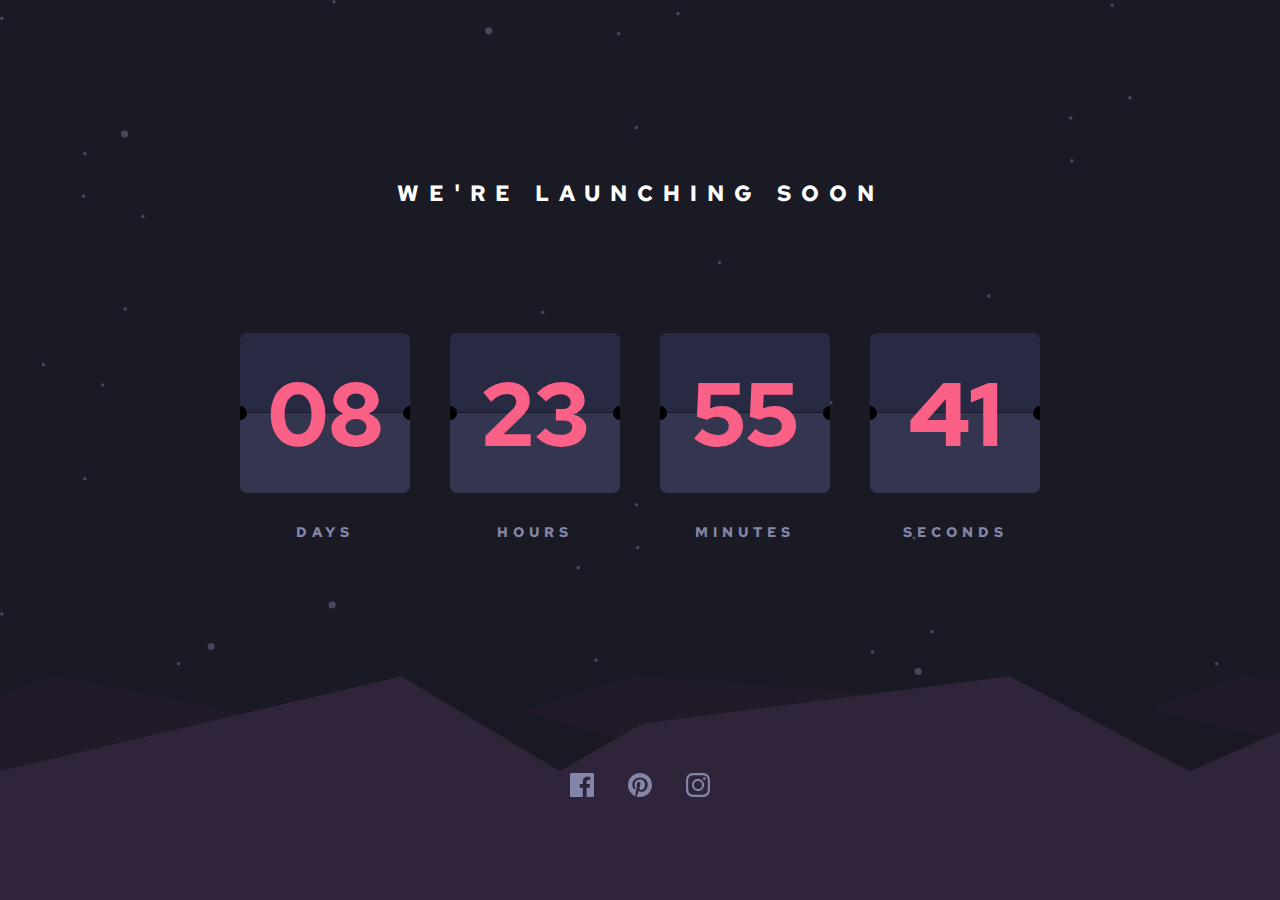
<file: index.html>
<!DOCTYPE html>
<html lang="en">
  <head>
    <meta charset="UTF-8" />
    <meta name="viewport" content="width=device-width, initial-scale=1.0" />
    <!-- displays site properly based on user's device -->
    <link
      rel="icon"
      type="image/png"
      sizes="32x32"
      href="/launch-countdown-timer-main/images/favicon-32x32.png"
    />
    <title>Frontend Mentor | Launch countdown timer</title>
    <link rel="stylesheet" href="style.css" />
  </head>
  <body>
    <div id="main">
      <main>
        <section class="top-content">
          <h2>WE'RE LAUNCHING SOON</h2>
          <div class="cards">
            <div class="whole-card">
              <div class="card">
                <div class="card-top"></div>
                <div class="card-bottom"></div>
                <h1 id="day">08</h1>
                <div class="circle-1"></div>
                <div class="circle-2"></div>
              </div>
              <p>DAYS</p>
            </div>

            <div class="whole-card">
              <div class="card">
                <div class="card-top"></div>
                <div class="card-bottom"></div>
                <h1 id="hour">23</h1>
                <div class="circle-1"></div>
                <div class="circle-2"></div>
              </div>
              <p>HOURS</p>
            </div>
            <div class="whole-card">
              <div class="card">
                <div class="card-top"></div>
                <div class="card-bottom"></div>
                <h1 id="min">55</h1>
                <div class="circle-1"></div>
                <div class="circle-2"></div>
              </div>
              <p>MINUTES</p>
            </div>
            <div class="whole-card">
              <div class="card">
                <div class="card-top"></div>
                <div class="card-bottom"></div>
                <h1 id="sec">41</h1>
                <div class="circle-1"></div>
                <div class="circle-2"></div>
              </div>
              <p>SECONDS</p>
            </div>
          </div>
        </section>
      </main>
      <footer>
        <div class="logos">
          <svg xmlns="http://www.w3.org/2000/svg" width="24" height="24">
            <path
              fill="currentColor"
              d="M22.675 0H1.325C.593 0 0 .593 0 1.325v21.351C0 23.407.593 24 1.325 24H12.82v-9.294H9.692v-3.622h3.128V8.413c0-3.1 1.893-4.788 4.659-4.788 1.325 0 2.463.099 2.795.143v3.24l-1.918.001c-1.504 0-1.795.715-1.795 1.763v2.313h3.587l-.467 3.622h-3.12V24h6.116c.73 0 1.323-.593 1.323-1.325V1.325C24 .593 23.407 0 22.675 0z"
            />
          </svg>
          <svg xmlns="http://www.w3.org/2000/svg" width="24" height="24">
            <path
              fill="currentColor"
              d="M12 0C5.373 0 0 5.372 0 12c0 5.084 3.163 9.426 7.627 11.174-.105-.949-.2-2.405.042-3.441.218-.937 1.407-5.965 1.407-5.965s-.359-.719-.359-1.782c0-1.668.967-2.914 2.171-2.914 1.023 0 1.518.769 1.518 1.69 0 1.029-.655 2.568-.994 3.995-.283 1.194.599 2.169 1.777 2.169 2.133 0 3.772-2.249 3.772-5.495 0-2.873-2.064-4.882-5.012-4.882-3.414 0-5.418 2.561-5.418 5.207 0 1.031.397 2.138.893 2.738a.36.36 0 01.083.345l-.333 1.36c-.053.22-.174.267-.402.161-1.499-.698-2.436-2.889-2.436-4.649 0-3.785 2.75-7.262 7.929-7.262 4.163 0 7.398 2.967 7.398 6.931 0 4.136-2.607 7.464-6.227 7.464-1.216 0-2.359-.631-2.75-1.378l-.748 2.853c-.271 1.043-1.002 2.35-1.492 3.146C9.57 23.812 10.763 24 12 24c6.627 0 12-5.373 12-12 0-6.628-5.373-12-12-12z"
            />
          </svg>
          <svg xmlns="http://www.w3.org/2000/svg" width="24" height="24">
            <path
              fill="currentColor"
              d="M12 2.163c3.204 0 3.584.012 4.85.07 3.252.148 4.771 1.691 4.919 4.919.058 1.265.069 1.645.069 4.849 0 3.205-.012 3.584-.069 4.849-.149 3.225-1.664 4.771-4.919 4.919-1.266.058-1.644.07-4.85.07-3.204 0-3.584-.012-4.849-.07-3.26-.149-4.771-1.699-4.919-4.92-.058-1.265-.07-1.644-.07-4.849 0-3.204.013-3.583.07-4.849.149-3.227 1.664-4.771 4.919-4.919 1.266-.057 1.645-.069 4.849-.069zM12 0C8.741 0 8.333.014 7.053.072 2.695.272.273 2.69.073 7.052.014 8.333 0 8.741 0 12c0 3.259.014 3.668.072 4.948.2 4.358 2.618 6.78 6.98 6.98C8.333 23.986 8.741 24 12 24c3.259 0 3.668-.014 4.948-.072 4.354-.2 6.782-2.618 6.979-6.98.059-1.28.073-1.689.073-4.948 0-3.259-.014-3.667-.072-4.947-.196-4.354-2.617-6.78-6.979-6.98C15.668.014 15.259 0 12 0zm0 5.838a6.162 6.162 0 100 12.324 6.162 6.162 0 000-12.324zM12 16a4 4 0 110-8 4 4 0 010 8zm6.406-11.845a1.44 1.44 0 100 2.881 1.44 1.44 0 000-2.881z"
            />
          </svg>
        </div>
      </footer>
    </div>

    <script src="script.js"></script>
  </body>
</html>
</file>
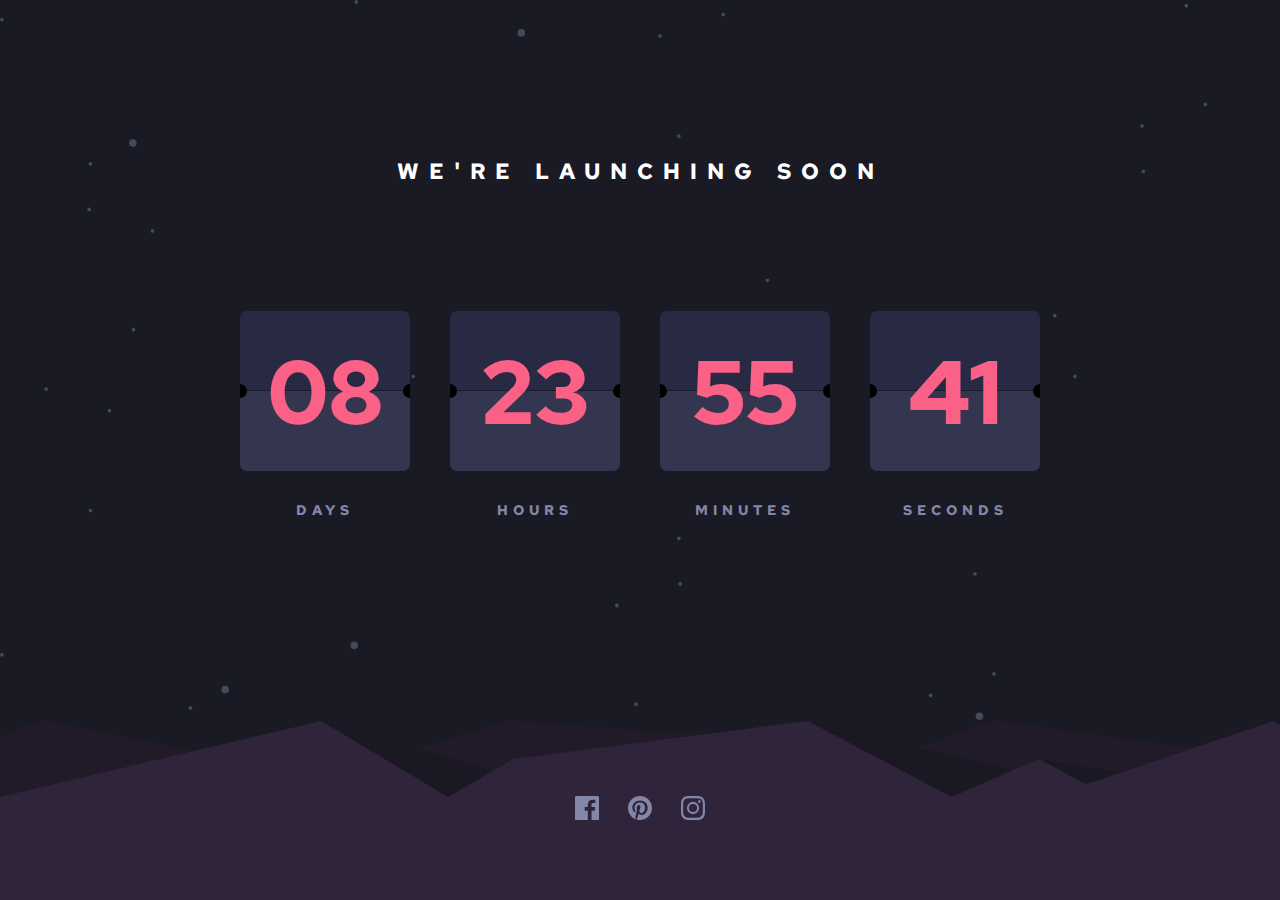
<file: launch-countdown-timer-main/index.html>
<!DOCTYPE html>
<html lang="en">
  <head>
    <meta charset="UTF-8" />
    <meta name="viewport" content="width=device-width, initial-scale=1.0" />
    <!-- displays site properly based on user's device -->
    <link
      rel="icon"
      type="image/png"
      sizes="32x32"
      href="./images/favicon-32x32.png"
    />
    <title>Frontend Mentor | Launch countdown timer</title>
    <link rel="stylesheet" href="style.css" />
  </head>
  <body>
    <div id="main">
      <main>
        <section class="top-content">
          <h2>WE'RE LAUNCHING SOON</h2>
          <div class="cards">
            <div class="whole-card">
              <div class="card">
                <div class="card-top"></div>
                <div class="card-bottom"></div>
                <h1 id="day">08</h1>
                <div class="circle-1"></div>
                <div class="circle-2"></div>
              </div>
              <p>DAYS</p>
            </div>

            <div class="whole-card">
              <div class="card">
                <div class="card-top"></div>
                <div class="card-bottom"></div>
                <h1 id="hour">23</h1>
                <div class="circle-1"></div>
                <div class="circle-2"></div>
              </div>
              <p>HOURS</p>
            </div>
            <div class="whole-card">
              <div class="card">
                <div class="card-top"></div>
                <div class="card-bottom"></div>
                <h1 id="min">55</h1>
                <div class="circle-1"></div>
                <div class="circle-2"></div>
              </div>
              <p>MINUTES</p>
            </div>
            <div class="whole-card">
              <div class="card">
                <div class="card-top"></div>
                <div class="card-bottom"></div>
                <h1 id="sec">41</h1>
                <div class="circle-1"></div>
                <div class="circle-2"></div>
              </div>
              <p>SECONDS</p>
            </div>
          </div>
        </section>
      </main>
      <footer>
        <div class="logos">
          <svg xmlns="http://www.w3.org/2000/svg" width="24" height="24">
            <path
              fill="currentColor"
              d="M22.675 0H1.325C.593 0 0 .593 0 1.325v21.351C0 23.407.593 24 1.325 24H12.82v-9.294H9.692v-3.622h3.128V8.413c0-3.1 1.893-4.788 4.659-4.788 1.325 0 2.463.099 2.795.143v3.24l-1.918.001c-1.504 0-1.795.715-1.795 1.763v2.313h3.587l-.467 3.622h-3.12V24h6.116c.73 0 1.323-.593 1.323-1.325V1.325C24 .593 23.407 0 22.675 0z"
            />
          </svg>
          <svg xmlns="http://www.w3.org/2000/svg" width="24" height="24">
            <path
              fill="currentColor"
              d="M12 0C5.373 0 0 5.372 0 12c0 5.084 3.163 9.426 7.627 11.174-.105-.949-.2-2.405.042-3.441.218-.937 1.407-5.965 1.407-5.965s-.359-.719-.359-1.782c0-1.668.967-2.914 2.171-2.914 1.023 0 1.518.769 1.518 1.69 0 1.029-.655 2.568-.994 3.995-.283 1.194.599 2.169 1.777 2.169 2.133 0 3.772-2.249 3.772-5.495 0-2.873-2.064-4.882-5.012-4.882-3.414 0-5.418 2.561-5.418 5.207 0 1.031.397 2.138.893 2.738a.36.36 0 01.083.345l-.333 1.36c-.053.22-.174.267-.402.161-1.499-.698-2.436-2.889-2.436-4.649 0-3.785 2.75-7.262 7.929-7.262 4.163 0 7.398 2.967 7.398 6.931 0 4.136-2.607 7.464-6.227 7.464-1.216 0-2.359-.631-2.75-1.378l-.748 2.853c-.271 1.043-1.002 2.35-1.492 3.146C9.57 23.812 10.763 24 12 24c6.627 0 12-5.373 12-12 0-6.628-5.373-12-12-12z"
            />
          </svg>
          <svg xmlns="http://www.w3.org/2000/svg" width="24" height="24">
            <path
              fill="currentColor"
              d="M12 2.163c3.204 0 3.584.012 4.85.07 3.252.148 4.771 1.691 4.919 4.919.058 1.265.069 1.645.069 4.849 0 3.205-.012 3.584-.069 4.849-.149 3.225-1.664 4.771-4.919 4.919-1.266.058-1.644.07-4.85.07-3.204 0-3.584-.012-4.849-.07-3.26-.149-4.771-1.699-4.919-4.92-.058-1.265-.07-1.644-.07-4.849 0-3.204.013-3.583.07-4.849.149-3.227 1.664-4.771 4.919-4.919 1.266-.057 1.645-.069 4.849-.069zM12 0C8.741 0 8.333.014 7.053.072 2.695.272.273 2.69.073 7.052.014 8.333 0 8.741 0 12c0 3.259.014 3.668.072 4.948.2 4.358 2.618 6.78 6.98 6.98C8.333 23.986 8.741 24 12 24c3.259 0 3.668-.014 4.948-.072 4.354-.2 6.782-2.618 6.979-6.98.059-1.28.073-1.689.073-4.948 0-3.259-.014-3.667-.072-4.947-.196-4.354-2.617-6.78-6.979-6.98C15.668.014 15.259 0 12 0zm0 5.838a6.162 6.162 0 100 12.324 6.162 6.162 0 000-12.324zM12 16a4 4 0 110-8 4 4 0 010 8zm6.406-11.845a1.44 1.44 0 100 2.881 1.44 1.44 0 000-2.881z"
            />
          </svg>
        </div>
      </footer>
    </div>

    <script src="script.js"></script>
  </body>
</html>
</file>
<file: style.css>
@import url("https://fonts.googleapis.com/css2?family=Red+Hat+Text:ital,wght@0,300..700;1,300..700&display=swap");

* {
  padding: 0;
  margin: 0;
  box-sizing: border-box;
}

html,
body {
  width: 100%;
  height: 100%;
  font-family: "Red Hat Text", sans-serif;
  overflow-x: hidden;
}

h1 {
  font-size: 90px;
  font-weight: 700;
  color: hsl(345, 95%, 68%);
}

h2 {
  margin-top: 45px;
  font-size: 22px;
  color: hsl(0, 0%, 100%);
  letter-spacing: 10px;
  font-weight: 695;
}

p {
  color: hsl(237, 18%, 59%);
  font-size: 14px;
  font-weight: 700;
  letter-spacing: 5px;
}

#main {
  width: 100%;
  height: 100%;
  background-color: hsl(234, 17%, 12%);
  display: flex;
  flex-direction: column;
}

main {
  width: 100%;
  height: 75%;
  display: flex;
  flex-direction: column;
  justify-content: center;
  text-align: center;
  align-items: center;
  background-image: url(/launch-countdown-timer-main/images/bg-stars.svg);
  background-repeat: no-repeat;
  background-size: cover;
}

.cards {
  display: flex;
  justify-content: center;
  align-items: center;
  gap: 40px;
  margin-top: 125px;
}

.whole-card {
  display: flex;
  flex-direction: column;
  gap: 30px;
}

.card {
  width: 170px;
  height: 160px;
  position: relative;
  overflow: hidden;
}

.card h1 {
  position: absolute;
  top: 50%;
  left: 50%;
  transform: translate(-50%, -50%);
}

.card .circle-1 {
  width: 14px;
  height: 14px;
  background-color: #000;
  border-radius: 50%;
  position: absolute;
  top: 50%;
  left: 0%;
  transform: translate(-50%, -50%);
}

.card .circle-2 {
  width: 14px;
  height: 14px;
  background-color: #000;
  border-radius: 50%;
  position: absolute;
  top: 50%;
  left: 100%;
  transform: translate(-50%, -50%);
}

.card-top {
  height: 50%;
  width: 100%;
  background-color: hsl(236, 26%, 21%);
  border-top-right-radius: 7px;
  border-top-left-radius: 7px;
  border-bottom: 1px solid hsl(240, 28%, 14%);
}

.card-bottom {
  height: 50%;
  width: 100%;
  background-color: hsl(236, 21%, 26%);
  border-bottom-right-radius: 7px;
  border-bottom-left-radius: 7px;
}

footer {
  width: 100%;
  height: 25%;
  display: flex;
  justify-content: center;
  align-items: center;
  background-image: url(/launch-countdown-timer-main/images/pattern-hills.svg);
  background-repeat: no-repeat;
  background-size: cover;
}

footer .logos {
  letter-spacing: 30px;
}

svg {
  color: #8385a9;
  transition: all 200ms;
  cursor: pointer;
}

svg:hover {
  color: hsl(345, 95%, 68%);
}

/*
Media Queries
*/

@media (max-width: 900px) {
  h1 {
    font-size: 9vw;
  }

  h2 {
    font-size: 3vw;
    letter-spacing: 8px;
  }

  p {
    font-size: 12px;
    letter-spacing: 3px;
  }

  .cards {
    gap: 30px;
  }

  .card {
    width: 18.25vw;
    height: 17vw;
  }

  .card .circle-1,
  .card .circle-2 {
    width: 1.6vw;
    height: 1.6vw;
  }

  .top-content {
    padding: 0 40px;
  }
}

@media (max-width: 600px) {
  h2 {
    font-size: 4.3vw;
    padding: 20px;
  }
  .cards {
    gap: 20px;
  }

  p {
    font-size: 11px;
    letter-spacing: 2px;
  }

  .top-content {
    padding: 0 30px;
  }
}

@media (max-width: 450px) {
  h2 {
    font-size: 4.8vw;
    padding: 20px;
  }

  .cards {
    gap: 15px;
  }

  .card {
    width: 19.5vw;
    height: 18.25vw;
  }

  .card .circle-1,
  .card .circle-2 {
    width: 2vw;
    height: 2vw;
  }
}
</file>
<file: launch-countdown-timer-main/style.css>
@import url("https://fonts.googleapis.com/css2?family=Red+Hat+Text:ital,wght@0,300..700;1,300..700&display=swap");

* {
  padding: 0;
  margin: 0;
  box-sizing: border-box;
}

html,
body {
  width: 100%;
  height: 100%;
  font-family: "Red Hat Text", sans-serif;
  overflow-x: hidden;
}

h1 {
  font-size: 90px;
  font-weight: 700;
  color: hsl(345, 95%, 68%);
}

h2 {
  margin-top: -45px;
  font-size: 22px;
  color: hsl(0, 0%, 100%);
  letter-spacing: 10px;
  font-weight: 695;
}

p {
  color: hsl(237, 18%, 59%);
  font-size: 14px;
  font-weight: 700;
  letter-spacing: 5px;
}

#main {
  width: 100%;
  height: 100%;
  background-color: hsl(234, 17%, 12%);
  display: flex;
  flex-direction: column;
}

main {
  width: 100%;
  height: 80%;
  display: flex;
  flex-direction: column;
  justify-content: center;
  text-align: center;
  align-items: center;
  background-image: url(/launch-countdown-timer-main/images/bg-stars.svg);
  background-repeat: no-repeat;
  background-size: cover;
  text-align: center;
}

.cards {
  display: flex;
  justify-content: center;
  align-items: center;
  gap: 40px;
  margin-top: 125px;
}

.whole-card {
  display: flex;
  flex-direction: column;
  gap: 30px;
}

.card {
  width: 170px;
  height: 160px;
  position: relative;
  overflow: hidden;
}

.card h1 {
  position: absolute;
  top: 50%;
  left: 50%;
  transform: translate(-50%, -50%);
}

.card .circle-1 {
  width: 14px;
  height: 14px;
  background-color: #000;
  border-radius: 50%;
  position: absolute;
  top: 50%;
  left: 0%;
  transform: translate(-50%, -50%);
}

.card .circle-2 {
  width: 14px;
  height: 14px;
  background-color: #000;
  border-radius: 50%;
  position: absolute;
  top: 50%;
  left: 100%;
  transform: translate(-50%, -50%);
}

.card-top {
  height: 50%;
  width: 100%;
  background-color: hsl(236, 26%, 21%);
  border-top-right-radius: 7px;
  border-top-left-radius: 7px;
  border-bottom: 1px solid hsl(240, 28%, 14%);
}

.card-bottom {
  height: 50%;
  width: 100%;
  background-color: hsl(236, 21%, 26%);
  border-bottom-right-radius: 7px;
  border-bottom-left-radius: 7px;
}

footer {
  width: 100%;
  height: 20%;
  display: flex;
  justify-content: center;
  align-items: center;
  background-image: url(/launch-countdown-timer-main/images/pattern-hills.svg);
  background-repeat: no-repeat;
  background-size: cover;
}

footer .logos {
  letter-spacing: 25px;
}

svg {
  color: #8385a9;
  transition: all 200ms;
  cursor: pointer;
}

svg:hover {
  color: hsl(345, 95%, 68%);
}

/*
Media Queries
*/

@media (max-width: 900px) {
  h1 {
    font-size: 9vw;
  }

  h2 {
    font-size: 3vw;
    letter-spacing: 8px;
  }

  p {
    font-size: 12px;
    letter-spacing: 3px;
  }

  .cards {
    gap: 30px;
  }

  .card {
    width: 18.25vw;
    height: 17vw;
  }

  .card .circle-1,
  .card .circle-2 {
    width: 1.6vw;
    height: 1.6vw;
  }

  .top-content {
    padding: 0 40px;
  }
}

@media (max-width: 600px) {
  h2 {
    font-size: 4.3vw;
    padding: 20px;
  }
  .cards {
    gap: 20px;
  }

  p {
    font-size: 11px;
    letter-spacing: 2px;
  }

  .top-content {
    padding: 0 30px;
  }
}

@media (max-width: 450px) {
  h2 {
    font-size: 4.8vw;
    padding: 20px;
  }

  .cards {
    gap: 15px;
  }

  .card {
    width: 19.5vw;
    height: 18.25vw;
  }

  .card .circle-1,
  .card .circle-2 {
    width: 2vw;
    height: 2vw;
  }
}
</file>
